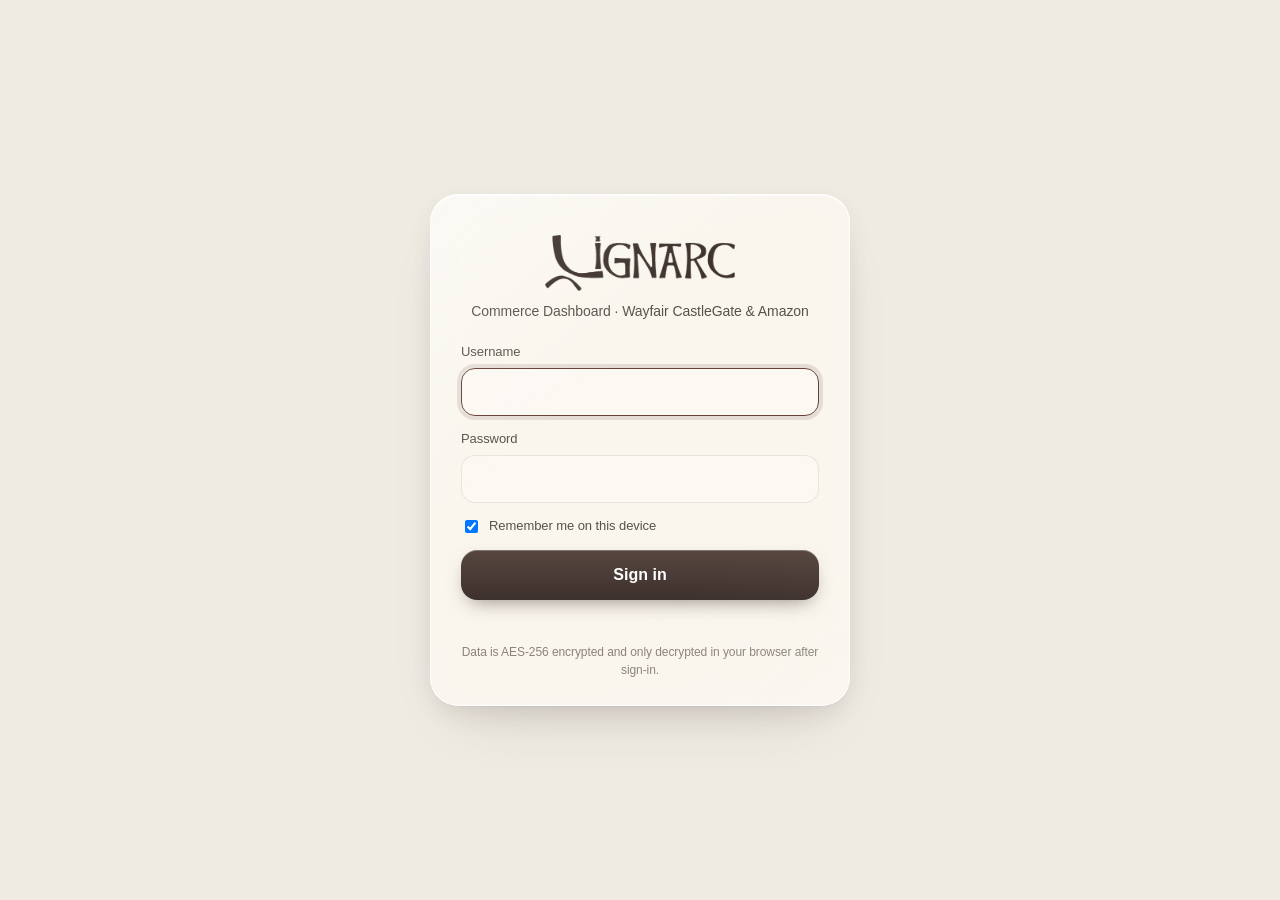
<file: index.html>
<!doctype html>
<html lang="en">
<head>
<meta charset="utf-8">
<meta name="viewport" content="width=device-width,initial-scale=1,viewport-fit=cover">
<meta name="robots" content="noindex,nofollow">
<meta name="theme-color" content="#efebe3" media="(prefers-color-scheme: light)">
<meta name="theme-color" content="#14110f" media="(prefers-color-scheme: dark)">
<meta name="apple-mobile-web-app-capable" content="yes">
<meta name="apple-mobile-web-app-status-bar-style" content="black-translucent">
<title>Lignarc · Commerce Dashboard</title>
<link rel="icon" href="assets/mark-walnut.png">
<link rel="apple-touch-icon" href="assets/apple-touch-icon.png">
<link rel="manifest" href="manifest.webmanifest">
<meta name="mobile-web-app-capable" content="yes">
<meta name="apple-mobile-web-app-capable" content="yes">
<meta name="apple-mobile-web-app-title" content="Lignarc">
<link rel="stylesheet" href="assets/styles.css?v=21">
</head>
<body>
<div class="aurora" aria-hidden="true"><i></i><i></i><i></i><i></i></div>

<!-- Login -->
<section id="login" class="login" hidden>
  <form class="glass login-card" id="loginForm" autocomplete="on">
    <img class="logo only-light" src="assets/logo-walnut.png" alt="Lignarc">
    <img class="logo only-dark" src="assets/logo-white.png" alt="Lignarc">
    <p class="login-sub">Commerce Dashboard · Wayfair CastleGate &amp; Amazon</p>
    <label class="field"><span>Username</span><input id="user" name="username" autocomplete="username" required autocapitalize="none" spellcheck="false"></label>
    <label class="field"><span>Password</span><input id="pass" name="password" type="password" autocomplete="current-password" required></label>
    <label class="remember"><input type="checkbox" id="remember" checked> Remember me on this device</label>
    <button class="btn-primary" id="loginBtn" type="submit">Sign in</button>
    <p class="login-err" id="loginErr" role="alert"></p>
    <p class="login-foot">Data is AES-256 encrypted and only decrypted in your browser after sign-in.</p>
  </form>
</section>

<!-- App -->
<div id="app" hidden>
  <div class="topwrap">
  <header class="topbar glass">
    <div class="brand">
      <img class="only-light" src="assets/logo-walnut.png" alt="Lignarc">
      <img class="only-dark" src="assets/logo-white.png" alt="Lignarc">
    </div>
    <div class="top-actions">
      <span class="updated" id="updated"></span>
      <button class="icon-btn install-btn" id="installBtn" title="Install app" aria-label="Install app" hidden><svg viewBox="0 0 24 24"><path d="M12 4v11m0 0-4-4m4 4 4-4M5 19h14"/></svg><span>Install app</span></button>
      <button class="icon-btn filter-btn" id="filterBtn" aria-label="Filters" aria-expanded="false"><svg viewBox="0 0 24 24"><path d="M4 6h16M7 12h10M10 18h4"/></svg><b id="filterCount"></b></button>
      <button class="icon-btn lang-btn" id="langBtn" title="Switch to Tiếng Việt" aria-label="Switch to Tiếng Việt" data-notr><span>EN</span></button>
      <button class="icon-btn" id="themeBtn" title="Light / dark" aria-label="Light / dark"><svg viewBox="0 0 24 24"><path d="M12 3a9 9 0 1 0 9 9 7 7 0 0 1-9-9z"/></svg></button>
      <button class="icon-btn" id="logoutBtn" title="Sign out" aria-label="Sign out"><svg viewBox="0 0 24 24"><path d="M15 4h4v16h-4M10 8l-4 4 4 4M6 12h10"/></svg></button>
    </div>
  </header>
  <nav class="tabs" id="tabs" role="tablist" aria-label="Views">
    <button role="tab" data-tab="overview" aria-selected="true"><svg viewBox="0 0 24 24"><path d="M4 13h6V4H4zm0 7h6v-5H4zm10 0h6v-9h-6zm0-16v5h6V4z"/></svg><span class="l">Overview</span><span class="s">Home</span></button>
    <button role="tab" data-tab="sales"><svg viewBox="0 0 24 24"><path d="M4 19V9m5 10V5m5 14v-7m5 7V8"/></svg><span>Sales</span></button>
    <button role="tab" data-tab="profit"><svg viewBox="0 0 24 24"><path d="M12 3v18M16.5 7.5c0-1.7-2-3-4.5-3s-4.5 1.3-4.5 3 2 2.6 4.5 3 4.5 1.4 4.5 3.2-2 3-4.5 3-4.5-1.3-4.5-3"/></svg><span>Profit</span></button>
    <button role="tab" data-tab="customers"><svg viewBox="0 0 24 24"><path d="M12 21s-7-6.2-7-11.5A7 7 0 0 1 19 9.5C19 14.8 12 21 12 21zm0-9a2.5 2.5 0 1 0 0-5 2.5 2.5 0 0 0 0 5z"/></svg><span class="l">Customers</span><span class="s">Buyers</span></button>
    <button role="tab" data-tab="promos"><svg viewBox="0 0 24 24"><path d="M3 12V4h8l10 10-8 8L3 12zm5-4.5a1.5 1.5 0 1 0 0 3 1.5 1.5 0 0 0 0-3z"/></svg><span class="l">Deals &amp; Promotions</span><span class="s">Deals</span></button>
    <button role="tab" data-tab="listings"><svg viewBox="0 0 24 24"><path d="M4 5h16v14H4zM4 9h16M8 13h4m-4 3h7"/></svg><span class="l">Listings</span><span class="s">Listings</span></button>
    <button role="tab" data-tab="ads"><svg viewBox="0 0 24 24"><path d="M4 14V10l11-5v14L4 14zm11-1h2a3 3 0 0 0 0-6h-2M7 15l1.5 5h2.5L9.5 15"/></svg><span>Ads</span></button>
    <button role="tab" data-tab="quality"><svg viewBox="0 0 24 24"><path d="M12 3 2.5 20h19L12 3zm0 6v5m0 3v.5"/></svg><span class="l">Incidents &amp; Returns</span><span class="s">Issues</span></button>
    <button role="tab" data-tab="inventory"><svg viewBox="0 0 24 24"><path d="M3 9.5 12 4l9 5.5V20H3zM7 20v-7h10v7M7 16h10"/></svg><span class="l">Inventory &amp; POs</span><span class="s">Inventory</span></button>
  </nav>
  </div>

  <div class="shell">
    <aside class="sidebar glass" id="sidebar" aria-label="Filters"></aside>
    <main id="view" class="view"></main>
  </div>
  <div class="scrim" id="scrim"></div>
  <footer class="foot">Sources: Wayfair Developer APIs (CastleGate orders, inventory, inbound, advertising) · Amazon SP-API &amp; Amazon Ads API · Targets: Cashflow 26+27 · Landed cost: PO shipment cost sheets</footer>
</div>

<div id="tip" class="tip" role="tooltip" hidden></div>
<script src="assets/app.js?v=22"></script>
<script src="assets/i18n-vi.js?v=3"></script>
<script src="assets/i18n.js?v=3"></script>
<script>
// Installable app (Chrome / Edge "Install" + Add to Home Screen)
if ('serviceWorker' in navigator) addEventListener('load', () => navigator.serviceWorker.register('sw.js').catch(() => {}));
(() => { let ev = null; const b = document.getElementById('installBtn');
  addEventListener('beforeinstallprompt', e => { e.preventDefault(); ev = e; b.hidden = false; });
  b.addEventListener('click', async () => { if (!ev) return; ev.prompt(); await ev.userChoice; ev = null; b.hidden = true; });
  addEventListener('appinstalled', () => { b.hidden = true; }); })();
</script>
</body>
</html>
</file>
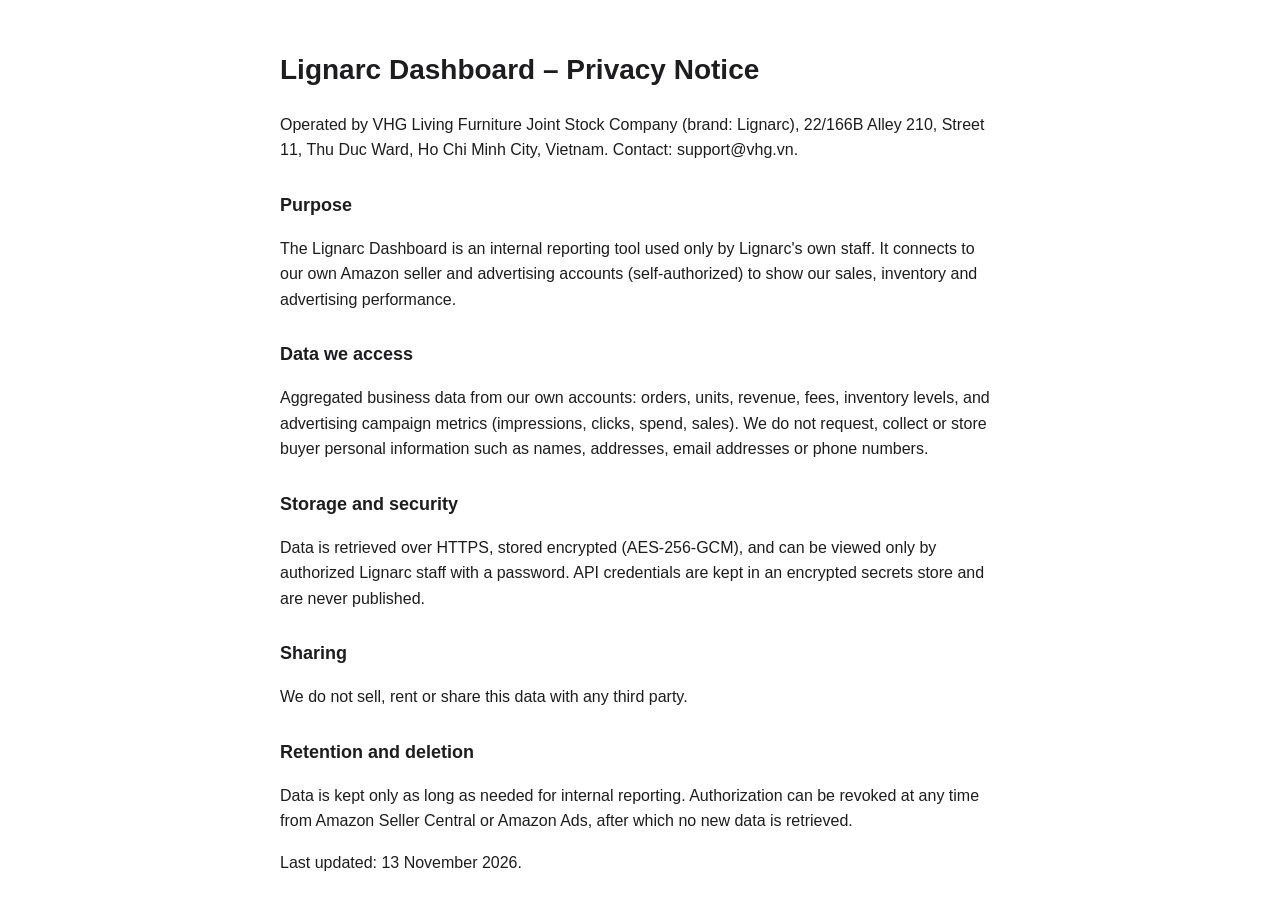
<file: privacy.html>
<!DOCTYPE html>
<html lang="en"><head><meta charset="utf-8"><meta name="viewport" content="width=device-width,initial-scale=1">
<title>Lignarc Dashboard – Privacy Notice</title>
<style>body{font:16px/1.6 -apple-system,BlinkMacSystemFont,"SF Pro Text","Segoe UI",sans-serif;max-width:720px;margin:48px auto;padding:0 20px;color:#1d1d1f}h1{font-size:28px}h2{font-size:18px;margin-top:28px}</style></head>
<body>
<h1>Lignarc Dashboard – Privacy Notice</h1>
<p>Operated by VHG Living Furniture Joint Stock Company (brand: Lignarc), 22/166B Alley 210, Street 11, Thu Duc Ward, Ho Chi Minh City, Vietnam. Contact: support@vhg.vn.</p>
<h2>Purpose</h2>
<p>The Lignarc Dashboard is an internal reporting tool used only by Lignarc's own staff. It connects to our own Amazon seller and advertising accounts (self-authorized) to show our sales, inventory and advertising performance.</p>
<h2>Data we access</h2>
<p>Aggregated business data from our own accounts: orders, units, revenue, fees, inventory levels, and advertising campaign metrics (impressions, clicks, spend, sales). We do not request, collect or store buyer personal information such as names, addresses, email addresses or phone numbers.</p>
<h2>Storage and security</h2>
<p>Data is retrieved over HTTPS, stored encrypted (AES-256-GCM), and can be viewed only by authorized Lignarc staff with a password. API credentials are kept in an encrypted secrets store and are never published.</p>
<h2>Sharing</h2>
<p>We do not sell, rent or share this data with any third party.</p>
<h2>Retention and deletion</h2>
<p>Data is kept only as long as needed for internal reporting. Authorization can be revoked at any time from Amazon Seller Central or Amazon Ads, after which no new data is retrieved.</p>
<p>Last updated: 13 November 2026.</p>
</body></html>
</file>
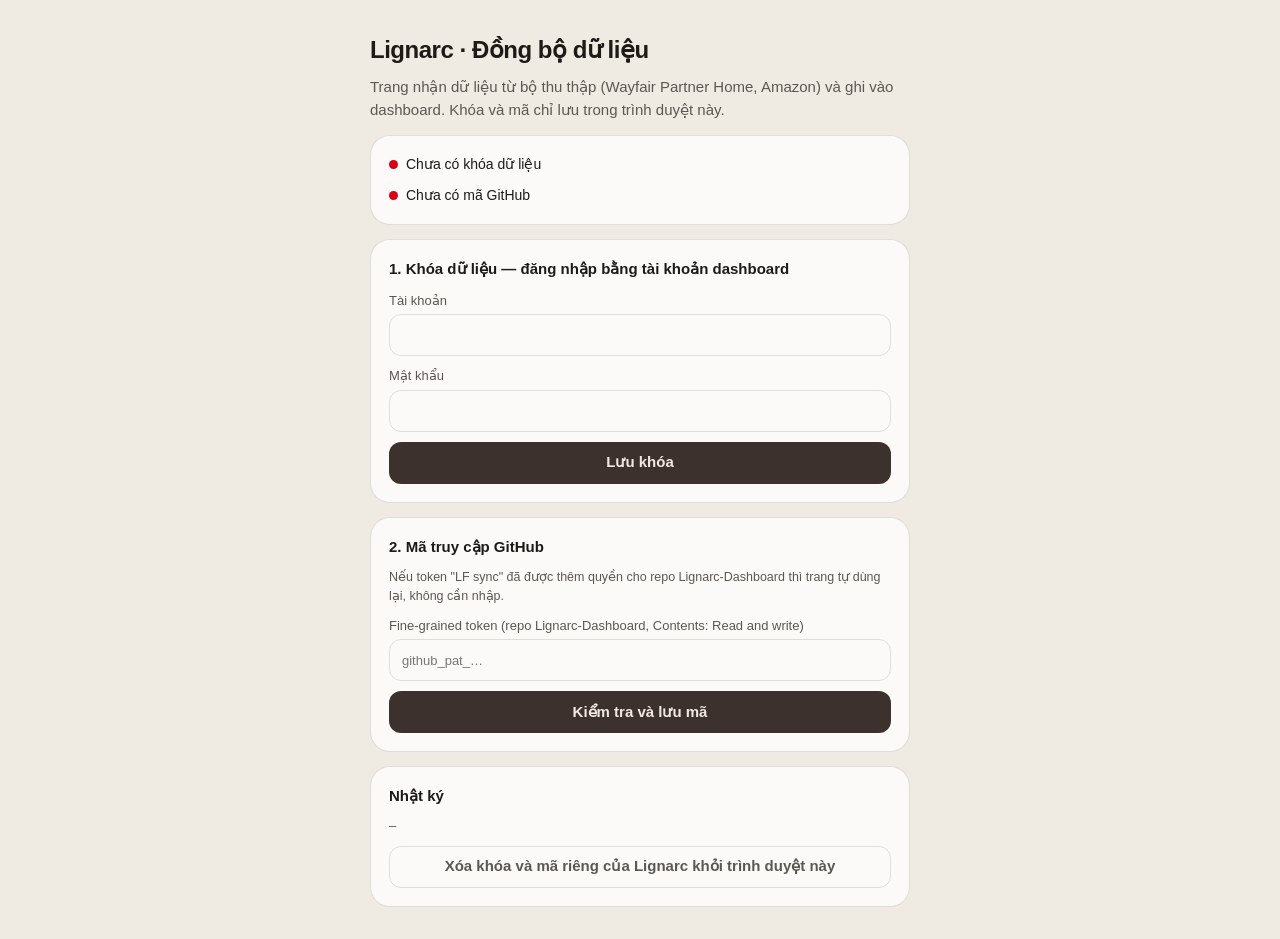
<file: sync.html>
<!doctype html>
<html lang="vi">
<head>
<meta charset="utf-8">
<meta name="viewport" content="width=device-width,initial-scale=1">
<meta name="robots" content="noindex,nofollow">
<title>Lignarc Sync</title>
<link rel="icon" href="assets/mark-walnut.png">
<style>
:root{--bg:#efebe3;--card:rgba(255,255,255,.75);--fg:#1d1a18;--fg2:#5d5752;--sep:rgba(61,49,45,.14);--brand:#3d312d;--ok:#248a3d;--bad:#d70015;color-scheme:light}
@media (prefers-color-scheme:dark){:root{--bg:#14110f;--card:#221d1a;--fg:#f3efe9;--fg2:#b6aea5;--sep:rgba(255,255,255,.12);--brand:#eae8de;--ok:#30d158;--bad:#ff453a;color-scheme:dark}}
*{box-sizing:border-box}body{margin:0;background:var(--bg);color:var(--fg);font:15px/1.5 -apple-system,BlinkMacSystemFont,"SF Pro Text","Segoe UI",Roboto,sans-serif;padding:32px 16px}
main{max-width:540px;margin:0 auto;display:grid;gap:14px}h1{font-size:24px;margin:0;letter-spacing:-.02em}.sub{color:var(--fg2);margin:-6px 0 0}
.card{background:var(--card);border:1px solid var(--sep);border-radius:20px;padding:18px;display:grid;gap:10px;backdrop-filter:blur(20px)}
h2{font-size:15px;margin:0}label{display:grid;gap:4px;font-size:13px;color:var(--fg2)}
input{height:42px;border-radius:12px;border:1px solid var(--sep);background:transparent;color:var(--fg);padding:0 12px;font:inherit;width:100%}
button{height:42px;border:0;border-radius:12px;background:var(--brand);color:var(--bg);font:inherit;font-weight:600;cursor:pointer}
button.ghost{background:transparent;color:var(--fg2);border:1px solid var(--sep)}
.st{display:flex;gap:8px;align-items:center;font-size:14px}.dot{width:9px;height:9px;border-radius:50%;background:var(--bad);flex:none}.dot.on{background:var(--ok)}
.note{font-size:12.5px;color:var(--fg2);margin:0}#log{font:12px/1.5 ui-monospace,Menlo,monospace;white-space:pre-wrap;color:var(--fg2);margin:0;overflow-wrap:anywhere;max-height:320px;overflow:auto}
</style>
</head>
<body>
<main>
  <h1>Lignarc · Đồng bộ dữ liệu</h1>
  <p class="sub">Trang nhận dữ liệu từ bộ thu thập (Wayfair Partner Home, Amazon) và ghi vào dashboard. Khóa và mã chỉ lưu trong trình duyệt này.</p>
  <section class="card">
    <div class="st"><span class="dot" id="dKey"></span><span id="sKey">Chưa có khóa dữ liệu</span></div>
    <div class="st"><span class="dot" id="dTok"></span><span id="sTok">Chưa có mã GitHub</span></div>
  </section>
  <form class="card" id="fKey">
    <h2>1. Khóa dữ liệu — đăng nhập bằng tài khoản dashboard</h2>
    <label>Tài khoản<input id="user" autocomplete="username" required autocapitalize="none"></label>
    <label>Mật khẩu<input id="pass" type="password" autocomplete="current-password" required></label>
    <button>Lưu khóa</button>
  </form>
  <form class="card" id="fTok">
    <h2>2. Mã truy cập GitHub</h2>
    <p class="note">Nếu token "LF sync" đã được thêm quyền cho repo Lignarc-Dashboard thì trang tự dùng lại, không cần nhập.</p>
    <label>Fine-grained token (repo Lignarc-Dashboard, Contents: Read and write)<input id="tok" type="password" autocomplete="off" placeholder="github_pat_…"></label>
    <button>Kiểm tra và lưu mã</button>
  </form>
  <section class="card"><h2>Nhật ký</h2><pre id="log">—</pre><button class="ghost" id="forget" type="button">Xóa khóa và mã riêng của Lignarc khỏi trình duyệt này</button></section>
</main>
<script src="assets/merge.js?v=17"></script>
<script>
(() => {
'use strict';
const REPO = 'khoimr11/Lignarc-Dashboard', PATH = 'data/lignarc.enc.json', API = 'https://api.github.com/repos/' + REPO + '/contents/' + PATH;
const ORIGINS = ['https://partners.wayfair.com', 'https://sellercentral.amazon.com', 'https://advertising.amazon.com'];
const $ = s => document.querySelector(s);
const ls = { get: k => { try { return localStorage.getItem(k); } catch (e) { return null; } }, set: (k, v) => { try { localStorage.setItem(k, v); } catch (e) {} }, del: k => { try { localStorage.removeItem(k); } catch (e) {} } };
const b64d = s => Uint8Array.from(atob(s), c => c.charCodeAt(0));
const b64e = u => { let s = ''; for (let i = 0; i < u.length; i += 0x8000) s += String.fromCharCode.apply(null, u.subarray(i, i + 0x8000)); return btoa(s); };
const te = new TextEncoder(), td = new TextDecoder();
const log = m => { const el = $('#log'); el.textContent = (el.textContent === '—' ? '' : el.textContent + '\n') + new Date().toLocaleTimeString('vi-VN') + '  ' + m; el.scrollTop = 1e9; };
const tok = () => ls.get('lg-gh') || ls.get('lf-gh');
const tokH = () => ({ Authorization: 'Bearer ' + tok(), Accept: 'application/vnd.github+json', 'X-GitHub-Api-Version': '2022-11-28' });
async function canWrite(t) { const r = await fetch('https://api.github.com/repos/' + REPO, { headers: { Authorization: 'Bearer ' + t, Accept: 'application/vnd.github+json' } }); if (!r.ok) return false; const j = await r.json(); return !!(j.permissions && j.permissions.push); }
async function refresh() {
  const k = !!ls.get('lg-dk'); $('#dKey').classList.toggle('on', k); $('#sKey').textContent = k ? 'Đã có khóa dữ liệu' : 'Chưa có khóa dữ liệu';
  let t = false; if (tok()) { try { t = await canWrite(tok()); } catch (e) {} }
  $('#dTok').classList.toggle('on', t); $('#sTok').textContent = t ? ('Mã GitHub ghi được vào ' + REPO + (ls.get('lg-gh') ? '' : ' (dùng chung token LF sync)')) : (tok() ? 'Token hiện có chưa có quyền ghi vào ' + REPO : 'Chưa có mã GitHub');
  return { key: k, token: t };
}
async function getFile() { const r = await fetch(API + '?ref=main&t=' + Date.now(), { headers: tokH(), cache: 'no-store' }); if (!r.ok) throw new Error('GitHub đọc file lỗi ' + r.status); const j = await r.json(); return { sha: j.sha, file: JSON.parse(td.decode(b64d(j.content.replace(/\n/g, '')))) }; }
const aes = raw => crypto.subtle.importKey('raw', raw, 'AES-GCM', false, ['encrypt', 'decrypt']);
async function open(file, raw) { return JSON.parse(td.decode(await crypto.subtle.decrypt({ name: 'AES-GCM', iv: b64d(file.iv) }, await aes(raw), b64d(file.ct)))); }
async function seal(obj, raw, file) { const iv = crypto.getRandomValues(new Uint8Array(12)); const ct = new Uint8Array(await crypto.subtle.encrypt({ name: 'AES-GCM', iv }, await aes(raw), te.encode(JSON.stringify(obj)))); return { ...file, iv: b64e(iv), ct: b64e(ct), updated: new Date().toISOString() }; }
let queue = Promise.resolve();
async function publish(payloads) {
  if (!ls.get('lg-dk')) throw new Error('Thiếu khóa dữ liệu: đăng nhập ở mục 1');
  if (!tok()) throw new Error('Thiếu mã GitHub');
  const raw = b64d(ls.get('lg-dk'));
  for (let attempt = 0; attempt < 3; attempt++) {
    const { sha, file } = await getFile(); const data = await open(file, raw);
    const res = payloads.map(p => LGMERGE(data, p));
    const out = await seal(data, raw, file); const d = new Date(Date.now() + 7 * 3600e3);
    const r = await fetch(API, { method: 'PUT', headers: { ...tokH(), 'Content-Type': 'application/json' }, body: JSON.stringify({ message: 'data: sync ' + payloads.map(p => p.src).join('+') + ' ' + d.toISOString().slice(0, 16).replace('T', ' ') + ' GMT+7', content: b64e(te.encode(JSON.stringify(out))), sha, branch: 'main' }) });
    if (r.status === 409 || r.status === 422) { log('Xung đột phiên bản, thử lại…'); continue; }
    if (!r.ok) throw new Error('GitHub ghi file lỗi ' + r.status + ' ' + (await r.text()).slice(0, 160));
    const commit = (await r.json()).commit.sha.slice(0, 7); const o = { commit, res }; log('Đã đồng bộ ' + JSON.stringify(o)); return o;
  }
  throw new Error('Không ghi được sau 3 lần thử');
}
window.LGSYNC = { ready: () => refresh().then(JSON.stringify), publish: p => publish(Array.isArray(p) ? p : [p]).then(JSON.stringify) };
// customer photos (incidents/returns): encrypted with the data key and stored one file per photo in data/media/
async function putMedia(name, b64) {
  if (!/^[a-z0-9-]{3,80}$/i.test(name)) throw new Error('bad media name');
  const raw = b64d(ls.get('lg-dk')), iv = crypto.getRandomValues(new Uint8Array(12));
  const ct = new Uint8Array(await crypto.subtle.encrypt({ name: 'AES-GCM', iv }, await aes(raw), b64d(b64)));
  const url = 'https://api.github.com/repos/' + REPO + '/contents/data/media/' + name + '.enc.json';
  let sha; { const r = await fetch(url + '?ref=main', { headers: tokH(), cache: 'no-store' }); if (r.ok) sha = (await r.json()).sha; }
  const body = { message: 'media: ' + name, content: btoa(JSON.stringify({ iv: b64e(iv), ct: b64e(ct) })), branch: 'main' }; if (sha) body.sha = sha;
  const r = await fetch(url, { method: 'PUT', headers: { ...tokH(), 'Content-Type': 'application/json' }, body: JSON.stringify(body) });
  if (!r.ok) throw new Error('GitHub media ' + r.status); log('Đã lưu ảnh ' + name + ' (' + Math.round(b64.length * 0.75 / 1024) + ' KB)'); return name;
}
addEventListener('message', e => {
  if (!ORIGINS.includes(e.origin) || !e.data || e.data.type !== 'lg-media') return;
  const src = e.source, id = e.data.id;
  queue = queue.then(() => putMedia(e.data.name, e.data.b64)).then(n => src.postMessage({ type: 'lg-ack', id, ok: true, result: n }, e.origin))
    .catch(x => { log('LỖI ảnh ' + x.message); src.postMessage({ type: 'lg-ack', id, ok: false, error: x.message }, e.origin); });
});
// collectors in Wayfair / Amazon tabs open this page and post their payload here
addEventListener('message', e => {
  if (!ORIGINS.includes(e.origin) || !e.data || e.data.type !== 'lg-data') return;
  const src = e.source, id = e.data.id;
  log('Nhận dữ liệu ' + (e.data.payload && e.data.payload.src) + ' từ ' + e.origin + ' (' + JSON.stringify(e.data.payload).length + ' ký tự)');
  queue = queue.then(() => publish([e.data.payload])).then(o => src.postMessage({ type: 'lg-ack', id, ok: true, result: o }, e.origin))
    .catch(x => { log('LỖI ' + x.message); src.postMessage({ type: 'lg-ack', id, ok: false, error: x.message }, e.origin); });
});
if (window.opener) { for (const o of ORIGINS) { try { window.opener.postMessage({ type: 'lg-sync-ready' }, o); } catch (e) {} } }
$('#fKey').addEventListener('submit', async e => {
  e.preventDefault();
  try {
    const f = await (await fetch(PATH + '?t=' + Date.now(), { cache: 'no-store' })).json();
    const u = $('#user').value.trim().toLowerCase(), h = [...new Uint8Array(await crypto.subtle.digest('SHA-256', te.encode('lignarc|' + u)))].map(b => b.toString(16).padStart(2, '0')).join('').slice(0, 16);
    const s = f.users.find(x => x.h === h); if (!s) throw 0;
    const base = await crypto.subtle.importKey('raw', te.encode(u + '\n' + $('#pass').value), 'PBKDF2', false, ['deriveKey']);
    const k = await crypto.subtle.deriveKey({ name: 'PBKDF2', hash: 'SHA-256', salt: b64d(s.salt), iterations: f.iter }, base, { name: 'AES-GCM', length: 256 }, false, ['decrypt']);
    const raw = new Uint8Array(await crypto.subtle.decrypt({ name: 'AES-GCM', iv: b64d(s.iv) }, k, b64d(s.wk)));
    await open(f, raw); ls.set('lg-dk', b64e(raw)); $('#pass').value = ''; log('Đã lưu khóa dữ liệu');
  } catch (x) { log('Tài khoản hoặc mật khẩu không đúng'); }
  refresh();
});
$('#fTok').addEventListener('submit', async e => {
  e.preventDefault(); const t = $('#tok').value.trim(); if (!/^(github_pat_|ghp_)/.test(t)) { log('Mã phải bắt đầu bằng github_pat_'); return; }
  try { if (!(await canWrite(t))) throw new Error('không có quyền ghi'); ls.set('lg-gh', t); $('#tok').value = ''; log('Mã GitHub hợp lệ, đã lưu'); } catch (x) { log('Mã GitHub không dùng được cho ' + REPO + ' (' + x.message + ')'); }
  refresh();
});
$('#forget').addEventListener('click', () => { ls.del('lg-dk'); ls.del('lg-gh'); log('Đã xóa khóa và mã riêng của Lignarc'); refresh(); });
refresh();
})();
</script>
</body>
</html>
</file>
<file: assets/styles.css>
/* Lignarc Commerce Dashboard — Liquid Glass styling
   Brand: Dark Brown #3D312D · Warm Cream #EAE8DE · Reddish Brown #664139
   Chart palette: validated categorical set (light/dark selected separately) */
:root{
  color-scheme:light;
  --font:-apple-system,BlinkMacSystemFont,"SF Pro Display","SF Pro Text","Helvetica Neue","Inter","Segoe UI",Roboto,sans-serif;
  --mono:ui-monospace,"SF Mono",Menlo,monospace;
  --page:#efebe3; --page2:#e6e1d6;
  --glass:rgba(255,253,250,.58); --glass-strong:rgba(255,253,250,.78); --glass-thin:rgba(255,253,250,.38);
  --stroke:rgba(255,255,255,.75); --stroke-out:rgba(61,49,45,.10); --hi:rgba(255,255,255,.95);
  --shadow:0 1px 1px rgba(61,49,45,.04),0 10px 30px -8px rgba(61,49,45,.16),0 30px 60px -30px rgba(61,49,45,.18);
  --ink:#1d1a18; --ink2:#57514c; --muted:#8a837c; --grid:#e3ddd2; --axis:#c9c1b4;
  --brand:#3d312d; --brand2:#664139; --sky:#d9c7a7; --cream:#eae8de;
  --s1:#a34a28; --s2:#d99a00; --s3:#6e4c8c; --s4:#8aa43c; --s5:#c95f7c;
  --good:#0ca30c; --warn:#fab219; --serious:#ec835a; --crit:#d03b3b; --good-ink:#006300; --crit-ink:#b42323;
  --r-xl:28px; --r-lg:22px; --r-md:16px; --r-sm:12px;
  --blur:saturate(180%) blur(28px);
}
:root[data-theme=dark]{
  color-scheme:dark;
  --page:#14110f; --page2:#1b1714;
  --glass:rgba(44,38,34,.55); --glass-strong:rgba(52,45,41,.80); --glass-thin:rgba(44,38,34,.35);
  --stroke:rgba(255,255,255,.10); --stroke-out:rgba(0,0,0,.4); --hi:rgba(255,255,255,.14);
  --shadow:0 1px 1px rgba(0,0,0,.3),0 12px 34px -8px rgba(0,0,0,.55);
  --ink:#f3efe9; --ink2:#c9c1b7; --muted:#958d84; --grid:#2e2925; --axis:#433c37;
  --brand:#eae8de; --brand2:#d9a99c; --sky:#8a7558;
  --s1:#b8452e; --s2:#b88612; --s3:#9670c4; --s4:#76963a; --s5:#cc6585;
  --good-ink:#2fc22f; --crit-ink:#ff6b6b;
}
@media (prefers-color-scheme:dark){
  :root:not([data-theme=light]){
    color-scheme:dark;
    --page:#14110f; --page2:#1b1714;
    --glass:rgba(44,38,34,.55); --glass-strong:rgba(52,45,41,.80); --glass-thin:rgba(44,38,34,.35);
    --stroke:rgba(255,255,255,.10); --stroke-out:rgba(0,0,0,.4); --hi:rgba(255,255,255,.14);
    --shadow:0 1px 1px rgba(0,0,0,.3),0 12px 34px -8px rgba(0,0,0,.55);
    --ink:#f3efe9; --ink2:#c9c1b7; --muted:#958d84; --grid:#2e2925; --axis:#433c37;
    --brand:#eae8de; --brand2:#d9a99c; --sky:#8a7558;
    --s1:#b8452e; --s2:#b88612; --s3:#9670c4; --s4:#76963a; --s5:#cc6585;
    --good-ink:#2fc22f; --crit-ink:#ff6b6b;
  }
}
*{box-sizing:border-box}
html,body{margin:0;background:var(--page);color:var(--ink);font:15px/1.45 var(--font);-webkit-font-smoothing:antialiased;letter-spacing:-.005em}
body{min-height:100vh;overflow-x:hidden}
button,input{font:inherit;color:inherit}
[hidden]{display:none!important}
.only-dark{display:none}
:root[data-theme=dark] .only-dark{display:block} :root[data-theme=dark] .only-light{display:none}
@media (prefers-color-scheme:dark){:root:not([data-theme=light]) .only-dark{display:block}:root:not([data-theme=light]) .only-light{display:none}}

/* ambient light behind the glass */
.aurora{position:fixed;inset:0;z-index:-1;overflow:hidden;background:radial-gradient(120% 90% at 0% 0%,var(--page2),var(--page))}
.aurora i{position:absolute;border-radius:50%;filter:blur(80px);opacity:.55;animation:drift 26s ease-in-out infinite alternate}
.aurora i:nth-child(1){width:52vw;height:52vw;left:-12vw;top:-18vw;background:#e3cfae}
.aurora i:nth-child(2){width:40vw;height:40vw;right:-10vw;top:8vh;background:#e9c9a8;animation-delay:-8s}
.aurora i:nth-child(3){width:46vw;height:46vw;left:22vw;bottom:-26vw;background:#d8cfc0;animation-delay:-14s}
.aurora i:nth-child(4){width:24vw;height:24vw;right:18vw;bottom:6vh;background:#c69c8f;opacity:.35;animation-delay:-4s}
:root[data-theme=dark] .aurora i{opacity:.22}
@media (prefers-color-scheme:dark){:root:not([data-theme=light]) .aurora i{opacity:.22}}
@keyframes drift{to{transform:translate3d(4vw,3vh,0) scale(1.08)}}
@media (prefers-reduced-motion:reduce){.aurora i{animation:none}*{transition:none!important;animation:none!important}}

/* Liquid Glass material */
.glass{position:relative;background:var(--glass);-webkit-backdrop-filter:var(--blur);backdrop-filter:var(--blur);border:1px solid var(--stroke);box-shadow:var(--shadow),inset 0 1px 0 var(--hi),inset 0 -1px 0 rgba(255,255,255,.08);border-radius:var(--r-lg)}
.glass::before{content:"";position:absolute;inset:0;border-radius:inherit;pointer-events:none;background:linear-gradient(140deg,rgba(255,255,255,.42),rgba(255,255,255,0) 38%,rgba(255,255,255,0) 70%,rgba(255,255,255,.12));mix-blend-mode:soft-light}
@supports not ((backdrop-filter:blur(1px)) or (-webkit-backdrop-filter:blur(1px))){.glass{background:var(--glass-strong)}}

/* Login */
.login{min-height:100vh;display:grid;place-items:center;padding:24px}
.login-card{width:min(420px,100%);padding:36px 30px 26px;display:grid;gap:14px;border-radius:var(--r-xl)}
.login-card .logo{width:190px;margin:4px auto 0}
.login-sub{text-align:center;color:var(--ink2);margin:-4px 0 8px;font-size:14px}
.field{display:grid;gap:6px;font-size:13px;color:var(--ink2);font-weight:500}
.field input{height:48px;border-radius:14px;border:1px solid var(--stroke-out);background:var(--glass-thin);padding:0 14px;font-size:16px;outline:none;transition:border-color .2s,box-shadow .2s}
.field input:focus{border-color:var(--brand2);box-shadow:0 0 0 4px rgba(102,65,57,.14)}
.remember{display:flex;gap:8px;align-items:center;font-size:13px;color:var(--ink2)}
.btn-primary{height:50px;border:0;border-radius:16px;background:linear-gradient(180deg,#56463f,#3d312d);color:#fff;font-weight:600;font-size:16px;cursor:pointer;box-shadow:0 8px 20px -8px rgba(61,49,45,.6),inset 0 1px 0 rgba(255,255,255,.25);transition:transform .15s}
:root[data-theme=dark] .btn-primary{background:linear-gradient(180deg,#f4efe6,#d9d2c4);color:#2a211d}
@media (prefers-color-scheme:dark){:root:not([data-theme=light]) .btn-primary{background:linear-gradient(180deg,#f4efe6,#d9d2c4);color:#2a211d}}
.btn-primary:active{transform:scale(.98)}
.btn-primary:disabled{opacity:.6}
.login-err{color:var(--crit-ink);min-height:1.2em;margin:0;text-align:center;font-size:14px}
.login-foot{color:var(--muted);font-size:12px;text-align:center;margin:0}


/* ---------- App shell ---------- */
#app{max-width:1600px;margin:0 auto;padding:max(12px,env(safe-area-inset-top)) max(16px,env(safe-area-inset-right)) 60px max(16px,env(safe-area-inset-left))}
.topwrap{position:sticky;top:max(10px,env(safe-area-inset-top));z-index:20}
.topbar{display:flex;min-height:58px;align-items:center;gap:16px;padding:9px 10px 9px 20px;border-radius:999px}
.brand img{height:26px;display:block}
.brand .only-dark{display:none}
:root[data-theme=dark] .brand .only-dark{display:block}
@media (prefers-color-scheme:dark){:root:not([data-theme=light]) .brand .only-dark{display:block}}
.tabs{position:absolute;left:50%;top:50%;transform:translate(-50%,-50%);display:flex;gap:3px;padding:4px;border-radius:999px;background:var(--glass-thin);z-index:21}
.tabs button{display:flex;align-items:center;gap:7px;border:0;background:transparent;padding:8px 15px;border-radius:999px;font-weight:600;font-size:14px;color:var(--ink2);cursor:pointer;white-space:nowrap;transition:background .25s,color .25s,box-shadow .25s}
.tabs button svg{width:18px;height:18px;fill:none;stroke:currentColor;stroke-width:1.8;stroke-linecap:round;stroke-linejoin:round;flex:none}
.tabs button[aria-selected=true]{background:var(--glass-strong);color:var(--ink);box-shadow:0 4px 14px -6px rgba(61,49,45,.35),inset 0 1px 0 var(--hi)}
.top-actions{display:flex;align-items:center;gap:6px;margin-left:auto}
.tabs .s{display:none}
.pnl{display:grid;gap:2px}
.pnl div{display:grid;grid-template-columns:1fr auto 52px;gap:4px 10px;align-items:center;padding:7px 0;border-bottom:1px solid var(--grid);font-size:13.5px}
.pnl div.tot{font-weight:700}
.pnl b{font-variant-numeric:tabular-nums}.pnl b.neg{color:var(--crit-ink)}
.pnl small{color:var(--muted);text-align:right;font-variant-numeric:tabular-nums}
.pnl i{grid-column:1/-1;height:5px;border-radius:99px;display:block}
.updated{font-size:12px;color:var(--muted);white-space:nowrap;margin-right:6px}
.icon-btn{position:relative;width:38px;height:38px;border-radius:50%;border:0;background:var(--glass-thin);display:grid;place-items:center;cursor:pointer;flex:none}
.icon-btn svg{width:18px;height:18px;fill:none;stroke:var(--ink2);stroke-width:1.8;stroke-linecap:round;stroke-linejoin:round}
.filter-btn{display:none}
.filter-btn b{position:absolute;top:-2px;right:-2px;min-width:17px;height:17px;border-radius:9px;background:var(--brand2);color:#fff;font-size:10.5px;line-height:17px;text-align:center;padding:0 4px}
.filter-btn b:empty{display:none}

.shell{display:grid;grid-template-columns:272px minmax(0,1fr);gap:18px;margin-top:16px;align-items:start}
.view{display:grid;gap:16px;min-width:0}

/* ---------- Filter sidebar ---------- */
.sidebar{position:sticky;top:84px;max-height:calc(100vh - 100px);overflow:auto;padding:18px 16px 16px;border-radius:var(--r-lg);display:grid;gap:16px;align-content:start;scrollbar-width:thin}
.sb-head{display:flex;justify-content:space-between;align-items:center}
.sb-head h2{margin:0;font-size:15px;font-weight:700;letter-spacing:-.01em}
.link-btn{border:0;background:none;color:var(--brand2);font-weight:600;font-size:12.5px;cursor:pointer;padding:4px}
.sb-sec{display:grid;gap:8px}
.sb-sec > label,.sb-lbl{font-size:11.5px;font-weight:650;color:var(--muted);text-transform:uppercase;letter-spacing:.06em}
.chips{display:flex;flex-wrap:wrap;gap:5px}
.chip{border:1px solid var(--stroke);background:var(--glass-thin);border-radius:999px;padding:5px 10px;font-size:12.5px;font-weight:600;color:var(--ink2);cursor:pointer}
.chip[aria-pressed=true]{background:var(--glass-strong);color:var(--ink);border-color:var(--brand2);box-shadow:inset 0 0 0 1px var(--brand2)}
.dates{display:grid;grid-template-columns:1fr 1fr;gap:6px}
.dates input{width:100%;min-width:0;height:36px;border-radius:10px;border:1px solid var(--stroke-out);background:var(--glass-thin);padding:0 8px;font-size:13px}
.range-note{font-size:12px;color:var(--ink2)}
.range-note b{color:var(--ink)}
.switch{display:flex;align-items:center;justify-content:space-between;gap:10px;font-size:13px;font-weight:600;color:var(--ink2);cursor:pointer}
.switch input{appearance:none;-webkit-appearance:none;width:38px;height:22px;border-radius:99px;background:var(--axis);position:relative;cursor:pointer;flex:none;transition:background .2s;margin:0}
.switch input::after{content:"";position:absolute;top:2px;left:2px;width:18px;height:18px;border-radius:50%;background:#fff;box-shadow:0 1px 3px rgba(0,0,0,.25);transition:transform .2s}
.switch input:checked{background:var(--brand2)}
.switch input:checked::after{transform:translateX(16px)}
.seg{display:flex;padding:3px;border-radius:999px;gap:2px;background:var(--glass-thin);border:1px solid var(--stroke)}
.seg button{flex:1;border:0;background:transparent;padding:6px 8px;border-radius:999px;font-size:12.5px;font-weight:600;color:var(--ink2);cursor:pointer;white-space:nowrap}
.seg button[aria-pressed=true]{background:var(--glass-strong);color:var(--ink);box-shadow:0 3px 10px -5px rgba(61,49,45,.35),inset 0 1px 0 var(--hi)}
.ms{border:1px solid var(--stroke);background:var(--glass-thin);border-radius:12px}
.ms summary{list-style:none;display:flex;justify-content:space-between;align-items:center;gap:8px;padding:8px 11px;cursor:pointer;font-size:13px;font-weight:600}
.ms summary::-webkit-details-marker{display:none}
.ms summary span{color:var(--ink2)}
.ms summary em{font-style:normal;color:var(--ink);max-width:130px;overflow:hidden;text-overflow:ellipsis;white-space:nowrap;font-weight:650}
.ms summary em.all{color:var(--muted);font-weight:500}
.ms summary::after{content:"";width:7px;height:7px;border-right:1.8px solid var(--muted);border-bottom:1.8px solid var(--muted);transform:rotate(45deg) translateY(-2px);flex:none;margin-left:2px}
.ms[open] summary::after{transform:rotate(-135deg) translateY(-1px)}
.ms-list{display:grid;gap:1px;padding:2px 6px 8px;max-height:240px;overflow:auto}
.ms-list label{display:grid;grid-template-columns:auto 1fr auto;gap:8px;align-items:center;font-size:13px;padding:5px 6px;border-radius:8px;cursor:pointer}
.ms-list label:hover{background:var(--glass)}
.ms-list input{accent-color:#664139;margin:0}
.ms-list small{color:var(--muted);font-variant-numeric:tabular-nums}
.ms-list .ms-clear{justify-self:start;border:0;background:none;color:var(--brand2);font-size:12px;font-weight:600;cursor:pointer;padding:4px 6px}
.scrim{display:none}

/* ---------- Layout / cards ---------- */
.grid{display:grid;gap:16px}
.g-kpi{grid-template-columns:repeat(4,minmax(0,1fr))}
.g-kpi.k3{grid-template-columns:repeat(3,minmax(0,1fr))}.g-kpi.k5{grid-template-columns:repeat(5,minmax(0,1fr))}
@media (max-width:1180px){.g-kpi.k5{grid-template-columns:repeat(3,minmax(0,1fr))}}
.g-2{grid-template-columns:repeat(2,minmax(0,1fr))}
.g-3{grid-template-columns:repeat(3,minmax(0,1fr))}
.g-21{grid-template-columns:minmax(0,2fr) minmax(0,1fr)}
.g-12{grid-template-columns:minmax(0,1fr) minmax(0,2fr)}
@media (max-width:1280px){.g-3{grid-template-columns:repeat(2,minmax(0,1fr))}.g-21,.g-12{grid-template-columns:1fr}}
@media (max-width:760px){.g-2,.g-3{grid-template-columns:1fr}}
.card{padding:20px 22px;min-width:0;animation:rise .45s cubic-bezier(.2,.8,.2,1) both}
@keyframes rise{from{opacity:0;transform:translateY(8px)}}
.big-chart .card-head{margin-bottom:8px}
.card h3{margin:0;font-size:16px;font-weight:680;letter-spacing:-.01em;display:flex;align-items:center;gap:8px}
.card .sub{margin:3px 0 0;color:var(--muted);font-size:12.5px}
.card-head{display:flex;justify-content:space-between;align-items:flex-start;gap:12px;margin-bottom:14px}
.page-head{display:flex;justify-content:space-between;align-items:flex-end;gap:12px;flex-wrap:wrap;margin:2px 4px 0}
.page-head h1{margin:0;font-size:26px;font-weight:750;letter-spacing:-.025em}
.page-head p{margin:2px 0 0;color:var(--ink2);font-size:13.5px}
.chips-active{display:flex;flex-wrap:wrap;gap:6px}
.chips-active .tag{cursor:pointer}

/* KPI tile */
.kpi{padding:16px 18px;display:grid;gap:3px;align-content:start}
.kpi .lbl{font-size:12.5px;color:var(--ink2);font-weight:650;display:flex;justify-content:space-between;gap:6px;align-items:center}
.kpi .val{font-size:28px;font-weight:720;letter-spacing:-.03em;line-height:1.15;font-variant-numeric:tabular-nums;white-space:nowrap}
.kpi .val small{font-size:14px;color:var(--ink2);font-weight:600;margin-left:3px}
.kpi .meta{font-size:12px;color:var(--muted);display:flex;gap:6px;flex-wrap:wrap;align-items:center}
.kpi .info{width:15px;height:15px;border-radius:50%;border:1px solid var(--axis);color:var(--muted);font-size:10px;display:inline-grid;place-items:center;cursor:help;font-weight:700}
.delta{font-weight:650;font-variant-numeric:tabular-nums;display:inline-flex;align-items:center;gap:2px}
.delta.up{color:var(--good-ink)} .delta.down{color:var(--crit-ink)} .delta.flat{color:var(--muted)}
.bar-track{height:6px;border-radius:99px;background:var(--grid);overflow:hidden;margin-top:6px}
.bar-track i{display:block;height:100%;border-radius:99px;background:var(--brand2)}

/* Hero */
.hero{padding:24px 28px;display:grid;grid-template-columns:auto 1fr;gap:28px;align-items:center}
.hero .ring{width:160px;height:160px;margin:auto}
.hero h2{margin:0;font-size:12.5px;color:var(--ink2);text-transform:uppercase;letter-spacing:.07em;font-weight:680}
.hero .big{font-size:50px;font-weight:760;letter-spacing:-.04em;line-height:1.05;font-variant-numeric:tabular-nums}
.hero .of{font-size:16px;color:var(--ink2);font-weight:600}
.hero .line{color:var(--ink2);font-size:14px;margin-top:8px}
.hero-stats{display:flex;gap:26px;flex-wrap:wrap;margin-top:16px}
.hero-stats div{display:grid}
.hero-stats b{font-size:20px;letter-spacing:-.02em;font-variant-numeric:tabular-nums}
.hero-stats span{font-size:12px;color:var(--muted)}

/* Alerts */
.alerts{display:grid;gap:10px}
.alert{display:grid;grid-template-columns:28px 1fr;gap:10px;align-items:start;padding:12px 14px;border-radius:var(--r-md);background:var(--glass-thin);border:1px solid var(--stroke)}
.alert .ic{width:28px;height:28px;border-radius:50%;display:grid;place-items:center;font-size:14px;font-weight:800;color:#fff}
.alert.crit .ic{background:var(--crit)} .alert.warn .ic{background:var(--warn);color:#1d1a18} .alert.good .ic{background:var(--good)} .alert.info .ic{background:#8a6f55}
.alert b{display:block;font-size:14px}
.alert span{font-size:13px;color:var(--ink2)}

/* PO cards (CastleGate free storage) */
.cg-po{padding:22px;display:grid;gap:14px}
.cg-top{display:flex;justify-content:space-between;align-items:flex-start;gap:16px;flex-wrap:wrap}
.cg-days{display:flex;align-items:baseline;gap:8px}
.cg-days b{font-size:52px;font-weight:750;letter-spacing:-.04em;line-height:1;font-variant-numeric:tabular-nums}
.cg-days span{color:var(--ink2);font-weight:600}
.pill{display:inline-flex;align-items:center;gap:6px;padding:4px 10px;border-radius:999px;font-size:12px;font-weight:650;background:var(--glass-thin);border:1px solid var(--stroke);white-space:nowrap}
.pill i{width:8px;height:8px;border-radius:50%;display:inline-block}
.pill.good i{background:var(--good)} .pill.warn i{background:var(--warn)} .pill.crit i{background:var(--crit)} .pill.info i{background:#8a6f55} .pill.muted i{background:var(--muted)}
.timeline{display:grid;grid-template-columns:repeat(5,1fr);position:relative}
.timeline .st{position:relative;text-align:center;font-size:11.5px;color:var(--ink2);padding-top:22px}
.timeline .st::before{content:"";position:absolute;top:6px;left:50%;width:12px;height:12px;margin-left:-6px;border-radius:50%;background:var(--axis);box-shadow:0 0 0 3px var(--glass)}
.timeline .st.done::before{background:var(--brand2)}
.timeline .st::after{content:"";position:absolute;top:11px;left:calc(50% + 9px);right:calc(-50% + 9px);height:2px;background:var(--axis)}
.timeline .st.done::after{background:var(--brand2)}
.timeline .st:last-child::after{display:none}
.timeline .st b{display:block;color:var(--ink);font-size:12px}
.free-bar{position:relative;height:14px;border-radius:99px;background:var(--grid);overflow:hidden}
.free-bar i{position:absolute;left:0;top:0;bottom:0;border-radius:99px;background:linear-gradient(90deg,var(--sky),#8a6f55)}
.legend-row{display:flex;justify-content:space-between;font-size:12px;color:var(--muted)}

/* Tables */
.tbl-wrap{overflow:auto;margin:0 -6px;-webkit-overflow-scrolling:touch;max-height:560px}
table{border-collapse:separate;border-spacing:0;width:100%;font-size:13.5px;font-variant-numeric:tabular-nums}
th{font-size:11.5px;font-weight:650;color:var(--muted);text-align:left;padding:8px 10px;border-bottom:1px solid var(--grid);white-space:nowrap;position:sticky;top:0;background:var(--glass-strong);-webkit-backdrop-filter:var(--blur);backdrop-filter:var(--blur);z-index:1;text-transform:uppercase;letter-spacing:.04em}
th[data-sort]{cursor:pointer;user-select:none}
th[data-sort]:hover{color:var(--ink)}
th .arr{opacity:.8;margin-left:3px}
td{padding:10px;border-bottom:1px solid var(--grid);white-space:nowrap}
td.num,th.num{text-align:right}
td.neg{color:var(--crit-ink)}
tr:last-child td{border-bottom:0}
tbody tr{transition:background .15s}
tbody tr:hover{background:var(--glass-thin)}
tfoot td{font-weight:700;border-top:1px solid var(--axis);border-bottom:0;position:sticky;bottom:0;background:var(--glass-strong);-webkit-backdrop-filter:var(--blur);backdrop-filter:var(--blur)}
.sku{display:flex;align-items:center;gap:10px}
.sku .dot{width:10px;height:10px;border-radius:3px;flex:none}
.sku b{font-weight:650}
.sku small{display:block;color:var(--muted);font-size:11.5px;max-width:260px;overflow:hidden;text-overflow:ellipsis}
.tag{display:inline-block;padding:2px 8px;border-radius:99px;font-size:11px;font-weight:650;background:var(--glass-thin);border:1px solid var(--stroke);color:var(--ink2);white-space:nowrap}
.tag.tt{background:rgba(201,95,124,.14);border-color:rgba(201,95,124,.45);color:var(--ink)}
.tag.ca{background:rgba(138,164,60,.14);border-color:rgba(138,164,60,.45)}
.tag.bad{background:rgba(208,59,59,.12);border-color:rgba(208,59,59,.35);color:var(--crit-ink)}
.mini-bar{display:inline-block;height:6px;border-radius:99px;background:var(--brand2);vertical-align:middle;margin-left:8px}

/* Charts */
.chart{width:100%;position:relative}
.chart svg{display:block;width:100%;height:auto;overflow:visible}
.chart text{font:12px var(--font);fill:var(--muted)}
.chart .lbl-strong{fill:var(--ink);font-weight:650}
.chart .val-lbl{fill:var(--ink2);font-weight:600;font-size:11.5px}
.chart text{paint-order:stroke;stroke:var(--page);stroke-width:3px;stroke-linejoin:round}
.chart .grid text{stroke:none}
.chart .grid line{stroke:var(--grid);stroke-width:1}
.chart .axis{stroke:var(--axis)}
.chart .hit{fill:transparent;cursor:crosshair}
.chart .hov .xh{opacity:0;stroke:var(--axis);stroke-width:1}
.chart .hov:hover .xh{opacity:1}
.chart [data-tip]:hover > .bar,.chart .bar[data-tip]:hover{filter:brightness(1.08)}
.legend{display:flex;flex-wrap:wrap;justify-content:center;gap:6px 18px;font-size:12.5px;color:var(--ink2);margin-top:10px}
.legend.top{margin:0 0 6px}
.legend span{display:inline-flex;align-items:center;gap:6px}
.legend i{width:10px;height:10px;border-radius:3px;display:inline-block}
.legend i.line{height:2px;border-radius:2px;width:14px}
.legend i.dash{height:0;border-top:2px dashed currentColor;width:14px;border-radius:0;background:none!important}
.donut-wrap{display:grid;grid-template-columns:minmax(220px,260px) 1fr;gap:22px;align-items:center}
.donut-wrap .chart svg{width:100%;height:auto;max-width:260px;display:block;margin:auto}
.donut-wrap path{transition:opacity .15s}.donut-wrap svg:has(path:hover) path:not(:hover){opacity:.5}
.donut-list{display:grid;gap:5px;font-size:12.5px;align-content:center}
.donut-list div{display:grid;grid-template-columns:10px 1fr auto auto;gap:8px;align-items:center;cursor:default;padding:3px 6px;border-radius:8px}
.donut-list div:hover{background:var(--glass-thin)}
.donut-list span{white-space:nowrap;overflow:hidden;text-overflow:ellipsis}
.donut-list i{width:10px;height:10px;border-radius:3px}
.donut-list b{font-variant-numeric:tabular-nums;font-weight:700}
.donut-list small{color:var(--muted);font-variant-numeric:tabular-nums;min-width:52px;text-align:right}
.hbar{display:grid;gap:10px}
.hbar .row{display:grid;grid-template-columns:minmax(90px,150px) 1fr auto;gap:10px;align-items:center;font-size:13px}
.hbar .row > span{overflow:hidden;text-overflow:ellipsis;white-space:nowrap}
.hbar .row .tr{height:12px;border-radius:99px;background:var(--grid);overflow:hidden}
.hbar .row .tr i{display:block;height:100%;border-radius:99px}
.hbar .row b{font-variant-numeric:tabular-nums;min-width:64px;text-align:right}
.hbar .row b small{color:var(--muted);font-weight:500;margin-left:4px}
.map svg{max-height:560px}
.map svg path{stroke:var(--page);stroke-width:1;transition:opacity .15s}
.map svg path:hover{stroke:var(--ink);stroke-width:1.5}
.map svg text{font-size:9.5px;font-weight:650;fill:var(--ink);pointer-events:none}
.map-legend{display:flex;align-items:center;gap:8px;font-size:12px;color:var(--muted);margin-top:8px}
.map-legend .grad{flex:0 0 160px;height:8px;border-radius:99px}
.empty{color:var(--muted);font-size:13px;padding:18px 0;text-align:center}
.note{font-size:12px;color:var(--muted);margin:10px 0 0;line-height:1.5}
.note b{color:var(--ink2)}
.assump{display:grid;grid-template-columns:repeat(auto-fit,minmax(300px,1fr));gap:8px 18px;font-size:13px}
.assump div{display:flex;justify-content:space-between;gap:10px;border-bottom:1px dashed var(--grid);padding:6px 0}
.assump b{font-variant-numeric:tabular-nums}
.tip{position:fixed;z-index:100;pointer-events:none;padding:10px 12px;border-radius:14px;font-size:12.5px;min-width:150px;max-width:280px;background:var(--glass-strong);-webkit-backdrop-filter:var(--blur);backdrop-filter:var(--blur);border:1px solid var(--stroke);box-shadow:var(--shadow);color:var(--ink)}
.tip b{display:block;margin-bottom:4px;font-size:12.5px;color:var(--ink)}
.tip div{display:flex;justify-content:space-between;gap:14px;font-variant-numeric:tabular-nums;color:var(--ink2)}
.tip div span:last-child{color:var(--ink);font-weight:600}
.tip i{width:8px;height:8px;border-radius:2px;display:inline-block;margin-right:6px}
.foot{color:var(--muted);font-size:11.5px;text-align:center;margin:26px 0 0}
.view-toggle{border:0;background:var(--glass-thin);border-radius:99px;padding:5px 11px;font-size:12px;font-weight:600;color:var(--ink2);cursor:pointer;white-space:nowrap}
.view-toggle[aria-pressed=true]{background:var(--glass-strong);color:var(--ink);box-shadow:inset 0 0 0 1px var(--brand2)}
.btn-row{display:flex;gap:6px;flex-wrap:wrap}

/* ---------- Responsive ---------- */
@media (max-width:1500px){.updated{display:none}}
@media (max-width:1480px){.tabs button span{display:none}.tabs button{padding:9px 13px}.tabs button[aria-selected=true] span.l,.tabs button[aria-selected=true] span:only-of-type{display:inline}}
@media (max-width:1060px){
  .shell{grid-template-columns:1fr}
  .filter-btn{display:grid}
  .sidebar{position:fixed;top:0;bottom:0;left:0;width:min(330px,88vw);max-height:none;border-radius:0 var(--r-xl) var(--r-xl) 0;z-index:60;transform:translateX(-105%);transition:transform .3s cubic-bezier(.2,.8,.2,1);padding-top:max(18px,env(safe-area-inset-top));background:var(--glass-strong)}
  body.filters-open .sidebar{transform:none}
  body.filters-open .scrim{display:block;position:fixed;inset:0;z-index:55;background:rgba(0,0,0,.25)}
}
@media (max-width:860px){
  #app{padding-bottom:calc(100px + env(safe-area-inset-bottom))}
  .topbar{border-radius:22px;padding:9px 9px 9px 16px}
  .brand img{height:22px}
  .tabs{position:fixed;transform:none;top:auto;left:10px;right:10px;bottom:calc(10px + env(safe-area-inset-bottom));margin:0;z-index:30;justify-content:space-around;padding:5px;border-radius:28px;background:var(--glass);-webkit-backdrop-filter:var(--blur);backdrop-filter:var(--blur);border:1px solid var(--stroke);box-shadow:var(--shadow),inset 0 1px 0 var(--hi)}
  .tabs button{flex-direction:column;gap:2px;padding:6px 1px;font-size:9.5px;letter-spacing:-.2px;flex:1;border-radius:20px;min-width:0}
  .tabs{left:6px;right:6px;padding:4px}
  .tabs button span,.tabs button[aria-selected=true] span{display:block;overflow:hidden;text-overflow:ellipsis;max-width:100%}
  .tabs button .l,.tabs button[aria-selected=true] .l,.tabs button[aria-selected=true] span.l{display:none}
  .tabs button .s,.tabs button[aria-selected=true] .s{display:block}
  .map-legend{flex-wrap:wrap}
  .sku small{display:none}
  .tabs button svg{width:21px;height:21px}
  .updated{display:none}
  .top-actions{margin-left:auto}
  .shell{margin-top:12px}
  .card{padding:16px}
  .kpi{padding:14px}
  .kpi .val{font-size:23px}
  .g-kpi,.g-kpi.k3,.g-kpi.k5{grid-template-columns:repeat(2,minmax(0,1fr));gap:10px}
  .hero{grid-template-columns:1fr;text-align:center;padding:20px 16px;gap:16px}
  .hero-stats{justify-content:center}
  .hero .big{font-size:40px}
  .cg-days b{font-size:42px}
  .donut-wrap{grid-template-columns:1fr;gap:10px}
  .donut-wrap .chart svg{max-width:230px}
  .page-head h1{font-size:22px}
  .card-head{flex-wrap:wrap}
  .card-head .btn-row{width:100%}
  .card-head .btn-row .view-toggle{flex:1}
  .timeline{grid-template-columns:repeat(5,minmax(58px,1fr));overflow-x:auto}
}
@media print{.aurora,.tabs,.sidebar,.top-actions{display:none}.shell{grid-template-columns:1fr}.glass{backdrop-filter:none;background:#fff;box-shadow:none;border:1px solid #ddd}}
.donut-wrap .d-pct{font:700 11.5px var(--font);fill:#fff;paint-order:stroke;stroke:rgba(29,26,24,.35);stroke-width:2.5px}
/* sparklines in KPI tiles */
.kpi .spark{width:100%;height:30px;display:block;margin:4px 0 2px;overflow:visible}
/* incidents & returns */
.sec-title{font-size:17px;font-weight:720;letter-spacing:-.01em;margin:22px 4px 10px}
.cases{display:grid;grid-template-columns:repeat(auto-fill,minmax(320px,1fr));gap:14px}
.case{border-radius:var(--r-lg);padding:16px 18px;display:grid;gap:10px;align-content:start}
.case header{display:flex;justify-content:space-between;align-items:flex-start;gap:10px}
.case h4{margin:0;font-size:16px;font-weight:700;letter-spacing:-.01em}
.case blockquote{margin:0;padding:10px 14px;border-left:3px solid var(--s1);background:var(--glass-thin);border-radius:0 12px 12px 0;font-size:14px;line-height:1.5;color:var(--ink)}
.case .nocomment{margin:0;font-style:italic}
.case dl{display:grid;grid-template-columns:repeat(4,auto);gap:4px 14px;margin:0;font-size:12.5px}
.case dt{color:var(--muted);font-size:11px;text-transform:uppercase;letter-spacing:.04em}
.case dd{margin:0;font-weight:620;font-variant-numeric:tabular-nums}
.case dd.neg{color:var(--crit-ink)}
.tag.issue{background:color-mix(in srgb,var(--c) 14%,transparent);border-color:color-mix(in srgb,var(--c) 50%,transparent);color:var(--ink);white-space:nowrap}
@media (max-width:600px){.case dl{grid-template-columns:repeat(2,1fr)}.cases{grid-template-columns:1fr}}
.install-btn{width:auto;border-radius:999px;padding:0 12px;gap:6px;display:inline-flex;align-items:center;font-weight:650;font-size:13px}
.install-btn[hidden]{display:none}
@media (max-width:760px){.install-btn span{display:none}.install-btn{padding:0;width:var(--btn,38px)}}
.assump-h{margin:18px 0 8px;font-size:14px;font-weight:700}
.tbl-wrap:has(.pnl-tbl){max-height:none}
.pnl-tbl tr.strong td{background:var(--glass-thin)}
.pnl-tbl i.sw{display:inline-block;width:9px;height:9px;border-radius:3px;margin-right:6px;vertical-align:0}
.audit{display:grid;gap:8px}
.audit .row{display:grid;grid-template-columns:minmax(150px,1.1fr) 120px 2.4fr;gap:12px;align-items:start;padding:10px 12px;border-radius:12px;background:var(--glass-thin);font-size:13px}
.audit .row b{font-weight:650}
.audit .row span.s{justify-self:start}
.audit .row p{margin:0;color:var(--ink2);line-height:1.45}
.st-exact{background:rgba(138,164,60,.16)!important;border-color:rgba(138,164,60,.5)!important;color:var(--ink)!important}
.st-rate{background:rgba(217,154,0,.14)!important;border-color:rgba(217,154,0,.5)!important;color:var(--ink)!important}
.st-est{background:rgba(201,95,124,.14)!important;border-color:rgba(201,95,124,.45)!important;color:var(--ink)!important}
.st-na{opacity:.75}
@media (max-width:760px){.audit .row{grid-template-columns:1fr auto}.audit .row p{grid-column:1/-1}}
.stars{color:var(--s2);letter-spacing:1px;font-size:13px}.stars i{color:var(--grid);font-style:normal}
.reviews{display:grid;gap:12px}
.review{padding:12px 14px;border-radius:14px;background:var(--glass-thin);display:grid;gap:6px}
.review header{display:flex;gap:8px;align-items:center;flex-wrap:wrap}
.review blockquote{margin:0;font-size:14px;line-height:1.5}
.review h4{margin:0;font-size:14px}
.trunc{display:block;max-width:240px;overflow:hidden;text-overflow:ellipsis;white-space:nowrap}
.heat td.hm{text-align:center;font-size:12px;font-variant-numeric:tabular-nums;border-radius:6px;padding:7px 6px;min-width:34px}
.heat{border-spacing:3px}
.heat th{font-size:11px;padding:4px}
.stack100{display:grid;gap:10px;margin-top:10px}
.stack100 .row{display:grid;grid-template-columns:110px 1fr 56px;gap:10px;align-items:center;font-size:13px}
.stack100 .tr{display:flex;height:22px;border-radius:7px;overflow:hidden;gap:2px;background:var(--glass-thin)}
.stack100 i{display:flex;align-items:center;justify-content:center;font-style:normal;font-size:11px;font-weight:650;color:#fff}
.stack100 b{text-align:right;font-variant-numeric:tabular-nums}
.insights ul{margin:6px 0 0;padding-left:20px;display:grid;gap:7px;font-size:14px;line-height:1.5}
.live-toast{position:fixed;left:50%;bottom:28px;transform:translateX(-50%);background:var(--ink);color:var(--bg,#fff);padding:9px 16px;border-radius:99px;font-size:13px;font-weight:650;z-index:99;box-shadow:0 8px 24px rgba(0,0,0,.2)}

/* Deals & Promotions */
.tag.good{background:rgba(12,163,12,.12);border-color:rgba(12,163,12,.35);color:var(--good-ink)}
.tag.warn{background:rgba(250,178,25,.16);border-color:rgba(217,154,0,.45);color:var(--ink)}
.gantt-wrap{overflow-x:auto}.gantt .g-lbl{font-size:12px;fill:var(--ink)}.gantt .g-today{font-size:11px;fill:var(--crit-ink);font-weight:650}
.g-axis{font-size:11px;fill:var(--muted)}
.plan{display:grid;gap:10px}
.plan-row{display:grid;grid-template-columns:170px minmax(0,1fr) 210px;gap:16px;padding:14px 16px;border-radius:var(--r-md);background:var(--glass-thin);border:1px solid var(--stroke);border-left:4px solid var(--axis)}
.plan-row.p1{border-left-color:var(--crit)}.plan-row.p2{border-left-color:var(--warn)}
.plan-when{display:flex;flex-direction:column;gap:6px;align-items:flex-start}.plan-when small{color:var(--ink2);font-size:12px;line-height:1.4}
.plan-body b{font-size:14.5px}.plan-body p{margin:6px 0 0;font-size:13px;line-height:1.5;color:var(--ink2)}
.plan-skus{display:flex;flex-wrap:wrap;gap:5px;margin-top:8px}.plan-skus span{font:600 11px var(--mono);padding:2px 7px;border-radius:7px;background:var(--glass-strong);border:1px solid var(--stroke)}
.plan-num{display:flex;flex-direction:column;gap:2px;text-align:right}.plan-num small{color:var(--muted);font-size:11px;margin-top:4px}.plan-num b{font-size:13px}
@media (max-width:860px){.plan-row{grid-template-columns:1fr}.plan-num{text-align:left}}

/* Listings & Product Management */
.tag.only{font-size:10.5px;padding:1px 7px;margin-left:6px;vertical-align:2px;font-weight:650}
.tag.only.wf{background:color-mix(in srgb,var(--s1) 12%,transparent);border-color:color-mix(in srgb,var(--s1) 40%,transparent);color:var(--ink)}
.tag.only.amz{background:color-mix(in srgb,var(--s3) 14%,transparent);border-color:color-mix(in srgb,var(--s3) 45%,transparent);color:var(--ink)}
.tag.only.shared{background:color-mix(in srgb,var(--s4) 14%,transparent);border-color:color-mix(in srgb,var(--s4) 45%,transparent);color:var(--ink)}
.tag.mini{font-size:9.5px;padding:0 5px;margin-left:4px}
.lthumb{width:46px;height:46px;border-radius:10px;object-fit:cover;background:#fff;border:1px solid var(--stroke);display:block}
.lthumb.ph{background:var(--glass-thin)}
table.lst td{vertical-align:middle}table.lst td .tag{margin:1px 0}
.score{display:inline-flex;align-items:center;gap:8px;justify-content:flex-end}.score b{font-size:14px;min-width:24px;text-align:right}
.score i{width:56px;height:6px;border-radius:9px;background:var(--grid);overflow:hidden;display:block}.score s{display:block;height:100%;border-radius:9px;text-decoration:none}
table.chk th{font-size:10.5px;white-space:normal;line-height:1.2;min-width:58px;text-align:center}
table.chk td.ck{text-align:center;font-weight:750;font-size:13px}
td.ck.ok{background:color-mix(in srgb,var(--good) 16%,transparent);color:var(--good-ink)}
td.ck.part{background:color-mix(in srgb,var(--warn) 22%,transparent);color:var(--ink)}
td.ck.bad{background:color-mix(in srgb,var(--crit) 14%,transparent);color:var(--crit-ink)}
td.ck.na{color:var(--muted)}
.ldets{display:grid;grid-template-columns:repeat(2,minmax(0,1fr));gap:12px}
.ldet{border-radius:var(--r-md);background:var(--glass);border:1px solid var(--stroke);box-shadow:var(--shadow);backdrop-filter:var(--blur);-webkit-backdrop-filter:var(--blur)}
.ldet summary{display:flex;align-items:center;gap:12px;padding:12px 14px;cursor:pointer;list-style:none}.ldet summary::-webkit-details-marker{display:none}
.ldet summary>div{flex:1;min-width:0}.ldet summary small{display:block;color:var(--ink2);font-size:12px;white-space:nowrap;overflow:hidden;text-overflow:ellipsis}
.ldet-body{padding:0 14px 14px}
.gallery{display:flex;gap:6px;overflow-x:auto;padding:4px 0 10px}.gallery img{height:96px;width:auto;border-radius:10px;background:#fff;border:1px solid var(--stroke)}
.checks{list-style:none;margin:0;padding:0;display:grid;gap:4px}
.checks li{display:grid;grid-template-columns:20px 200px 1fr;gap:8px;font-size:12.5px;align-items:baseline}
.checks li span{font-weight:800}.checks li.ok span{color:var(--good-ink)}.checks li.bad span{color:var(--crit-ink)}.checks li.part span{color:var(--s2)}.checks li.na span{color:var(--muted)}
.checks li em{font-style:normal;color:var(--ink2)}
@media (max-width:860px){.ldets{grid-template-columns:1fr}.checks li{grid-template-columns:20px 1fr}.checks li em{grid-column:2}}
/* incident verification */
.case.v-dispute{border-left:4px solid var(--crit)}.case.v-evidence,.case.v-ours{border-left:4px solid var(--warn)}.case.v-valid{border-left:4px solid var(--good)}
.case .sku .lthumb{width:40px;height:40px}
.findings{list-style:none;margin:10px 0 0;padding:0;display:grid;gap:7px}
.findings li{display:grid;grid-template-columns:74px 1fr;gap:8px;font-size:12.5px;line-height:1.45}
.findings .own{align-self:start;text-align:center;font-size:10.5px;font-weight:700;padding:2px 6px;border-radius:7px;background:color-mix(in srgb,var(--c) 16%,transparent);border:1px solid color-mix(in srgb,var(--c) 45%,transparent)}
.findings b{font-weight:600;display:block}.findings em{font-style:normal;color:var(--ink2)}
.ticket{margin-top:10px}.ticket summary{cursor:pointer;font-weight:650;font-size:13px}
.ticket textarea{width:100%;margin-top:8px;border-radius:10px;border:1px solid var(--stroke);background:var(--glass-thin);color:var(--ink);font:12px/1.5 var(--mono);padding:10px;resize:vertical}
.btn-copy{margin-top:6px;height:32px;padding:0 14px;border-radius:9px;border:1px solid var(--stroke);background:var(--glass-strong);color:var(--ink);font-weight:650;cursor:pointer}

.cphotos{display:flex;gap:6px;overflow-x:auto;margin:10px 0 2px;padding-bottom:4px}
.cphotos a{flex:none;cursor:zoom-in}.cphotos img{height:96px;width:96px;object-fit:cover;border-radius:10px;background:var(--glass-thin);border:1px solid var(--stroke);display:block}
.cphotos img.err{opacity:.3}

/* Ads funnel */
.afun{display:grid;grid-template-columns:repeat(auto-fit,minmax(220px,1fr));gap:18px}
.afun-col{display:flex;flex-direction:column;gap:6px}
.afun-h{font-weight:750;font-size:14px;margin-bottom:4px}
.afun-bar{display:flex;justify-content:space-between;align-items:center;gap:8px;min-width:120px;padding:8px 10px;border-radius:8px;color:#fff;font-size:12.5px}
.afun-bar b{font-size:14px}
.afun-rate{font-size:12px;color:var(--ink2);padding-left:6px}.afun-rate b{color:var(--ink)}
.afun-foot{display:flex;flex-wrap:wrap;gap:6px 14px;margin-top:8px;font-size:12px;color:var(--ink2)}.afun-foot b{color:var(--ink)}

/* EN / VI switch */
.lang-btn span{font:700 12px/1 inherit;letter-spacing:.04em;color:var(--ink)}
@media (min-width:861px) and (max-width:1640px){html[lang=vi] .tabs button span{display:none}html[lang=vi] .tabs button{padding:9px 13px}html[lang=vi] .tabs button[aria-selected=true] span.l{display:inline}}
</file>
